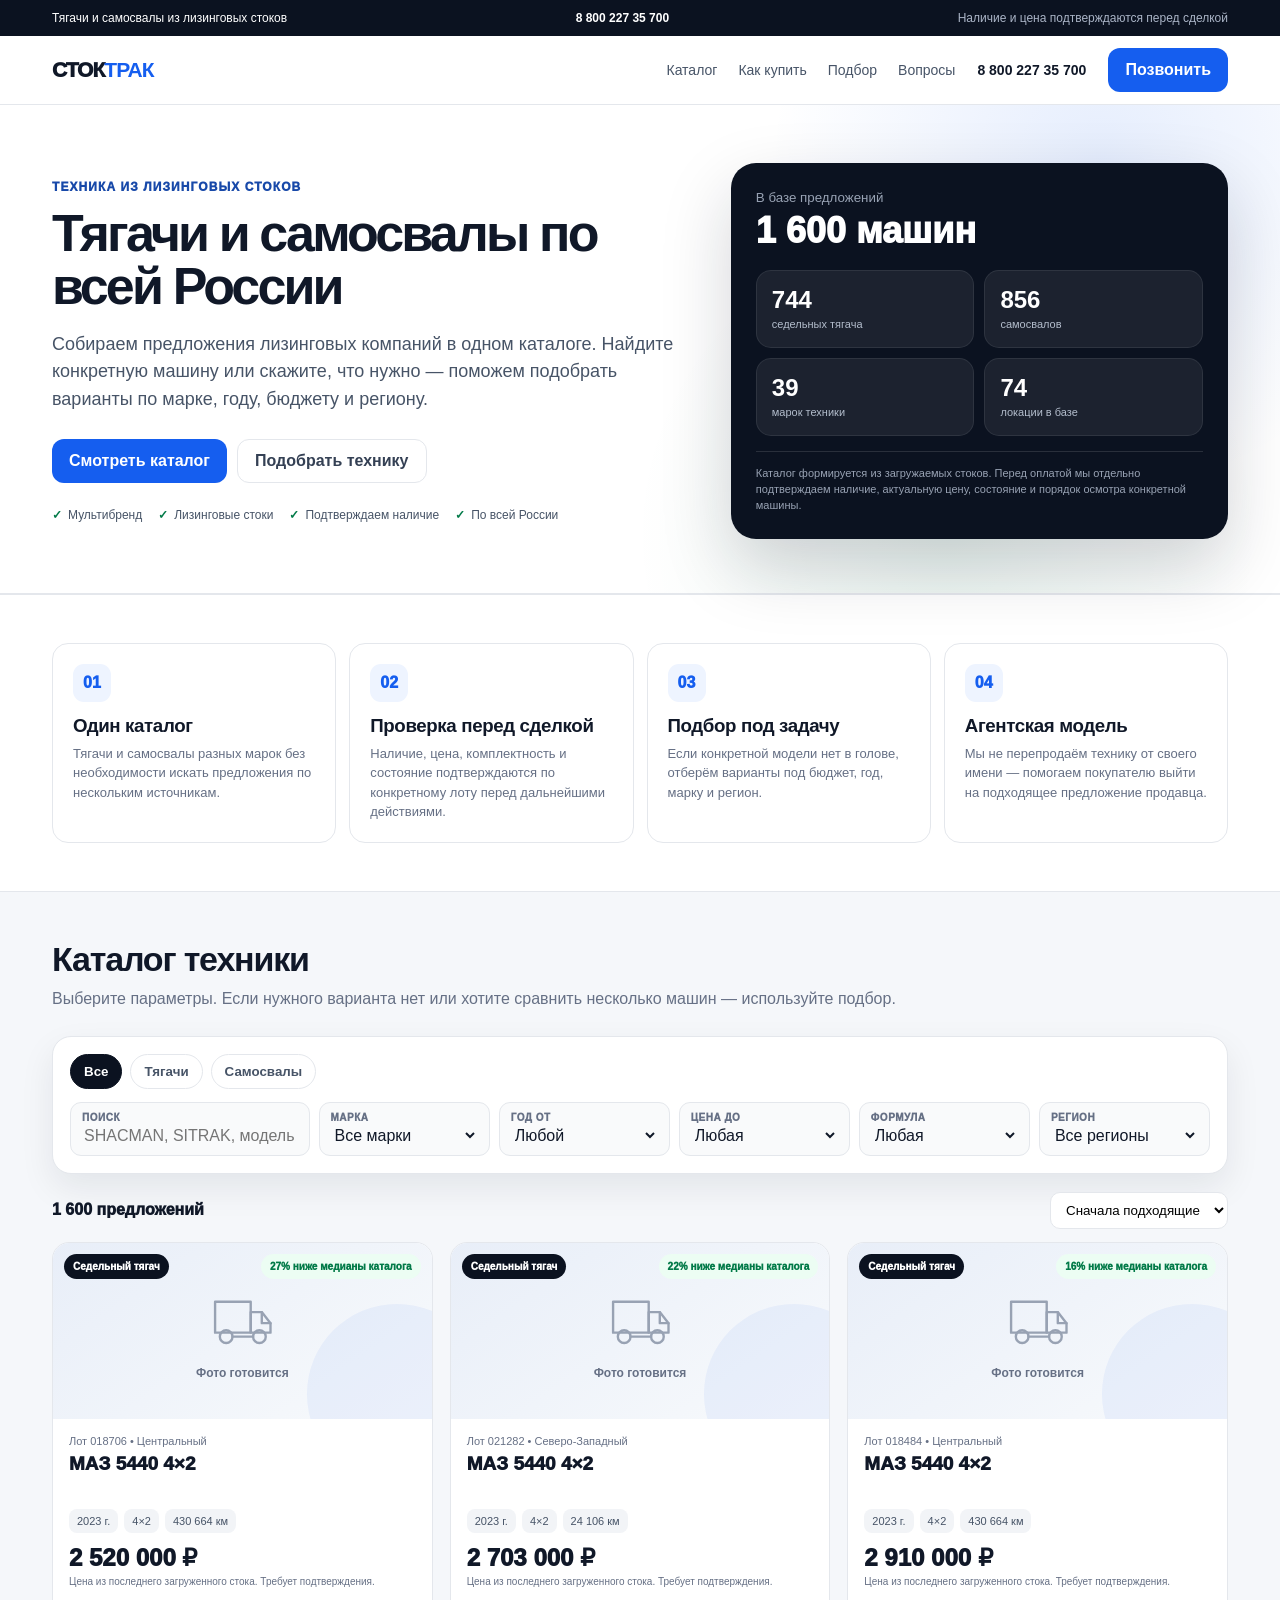
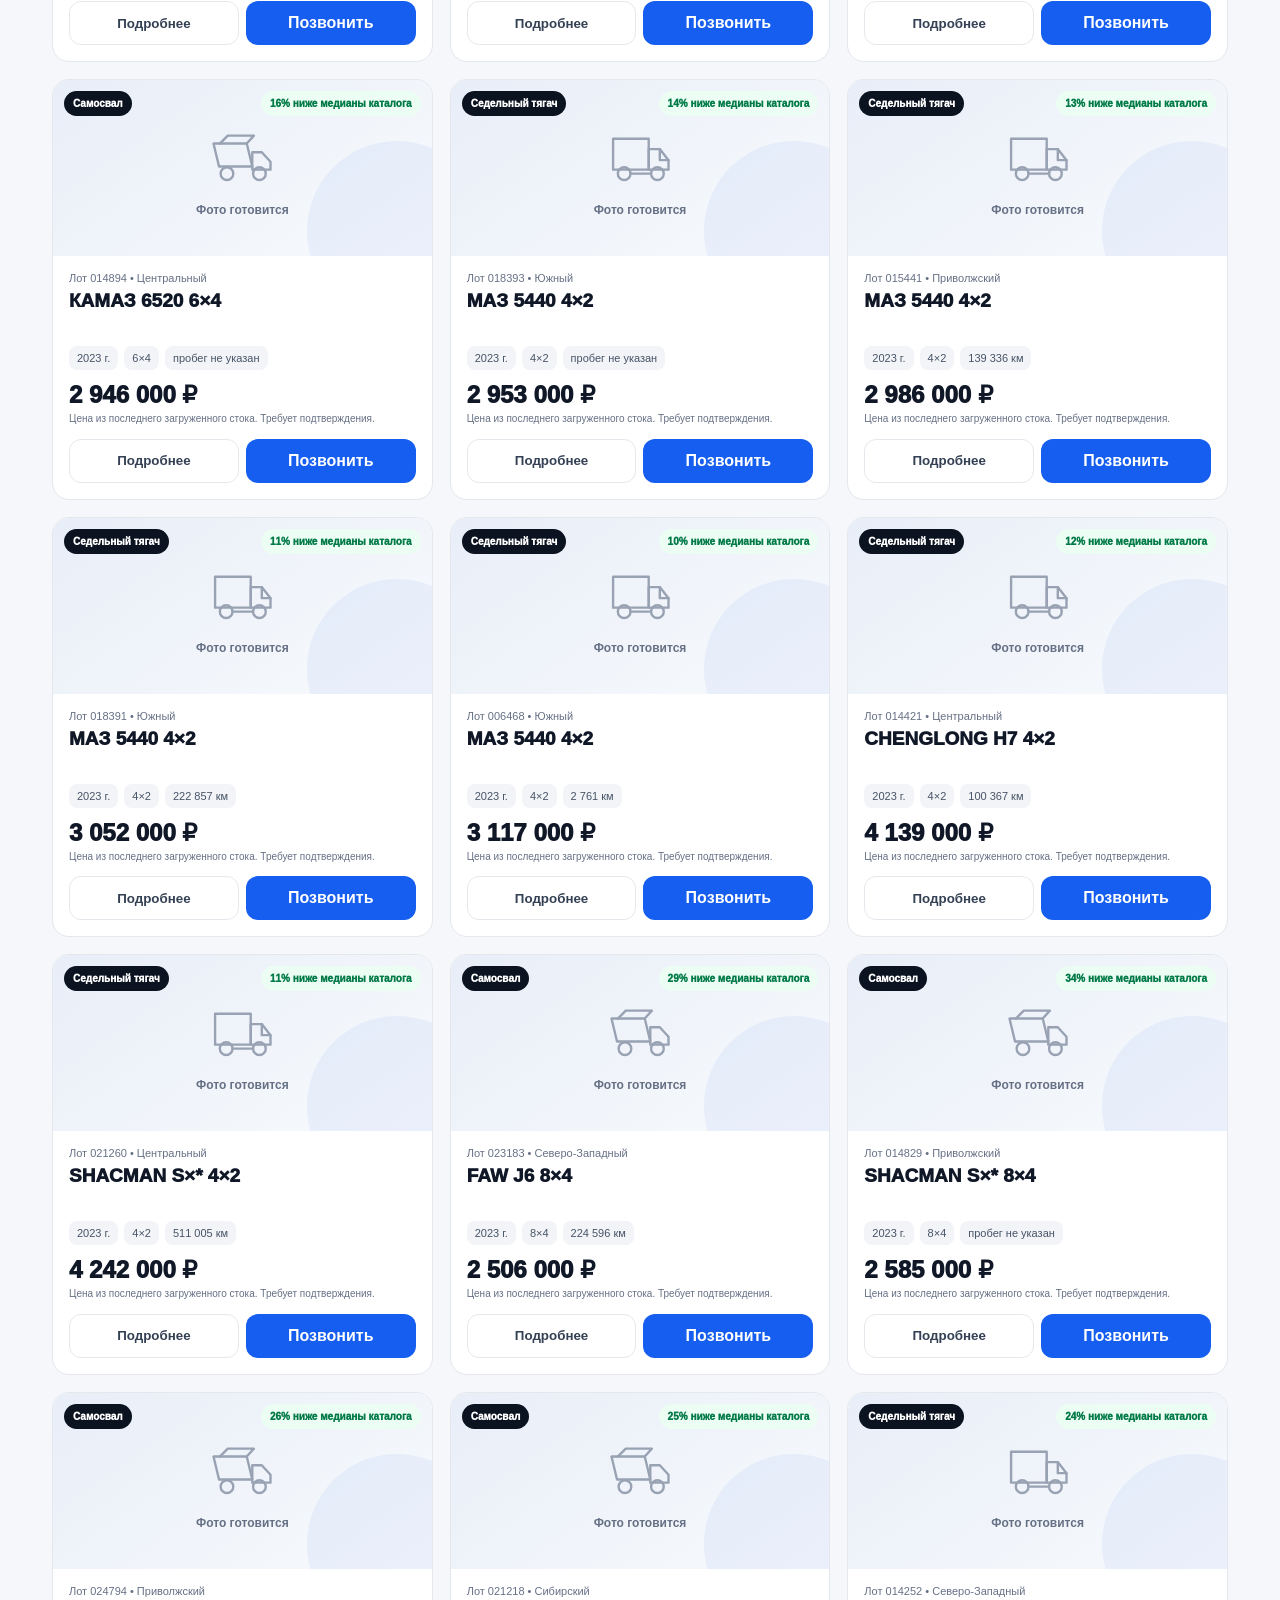
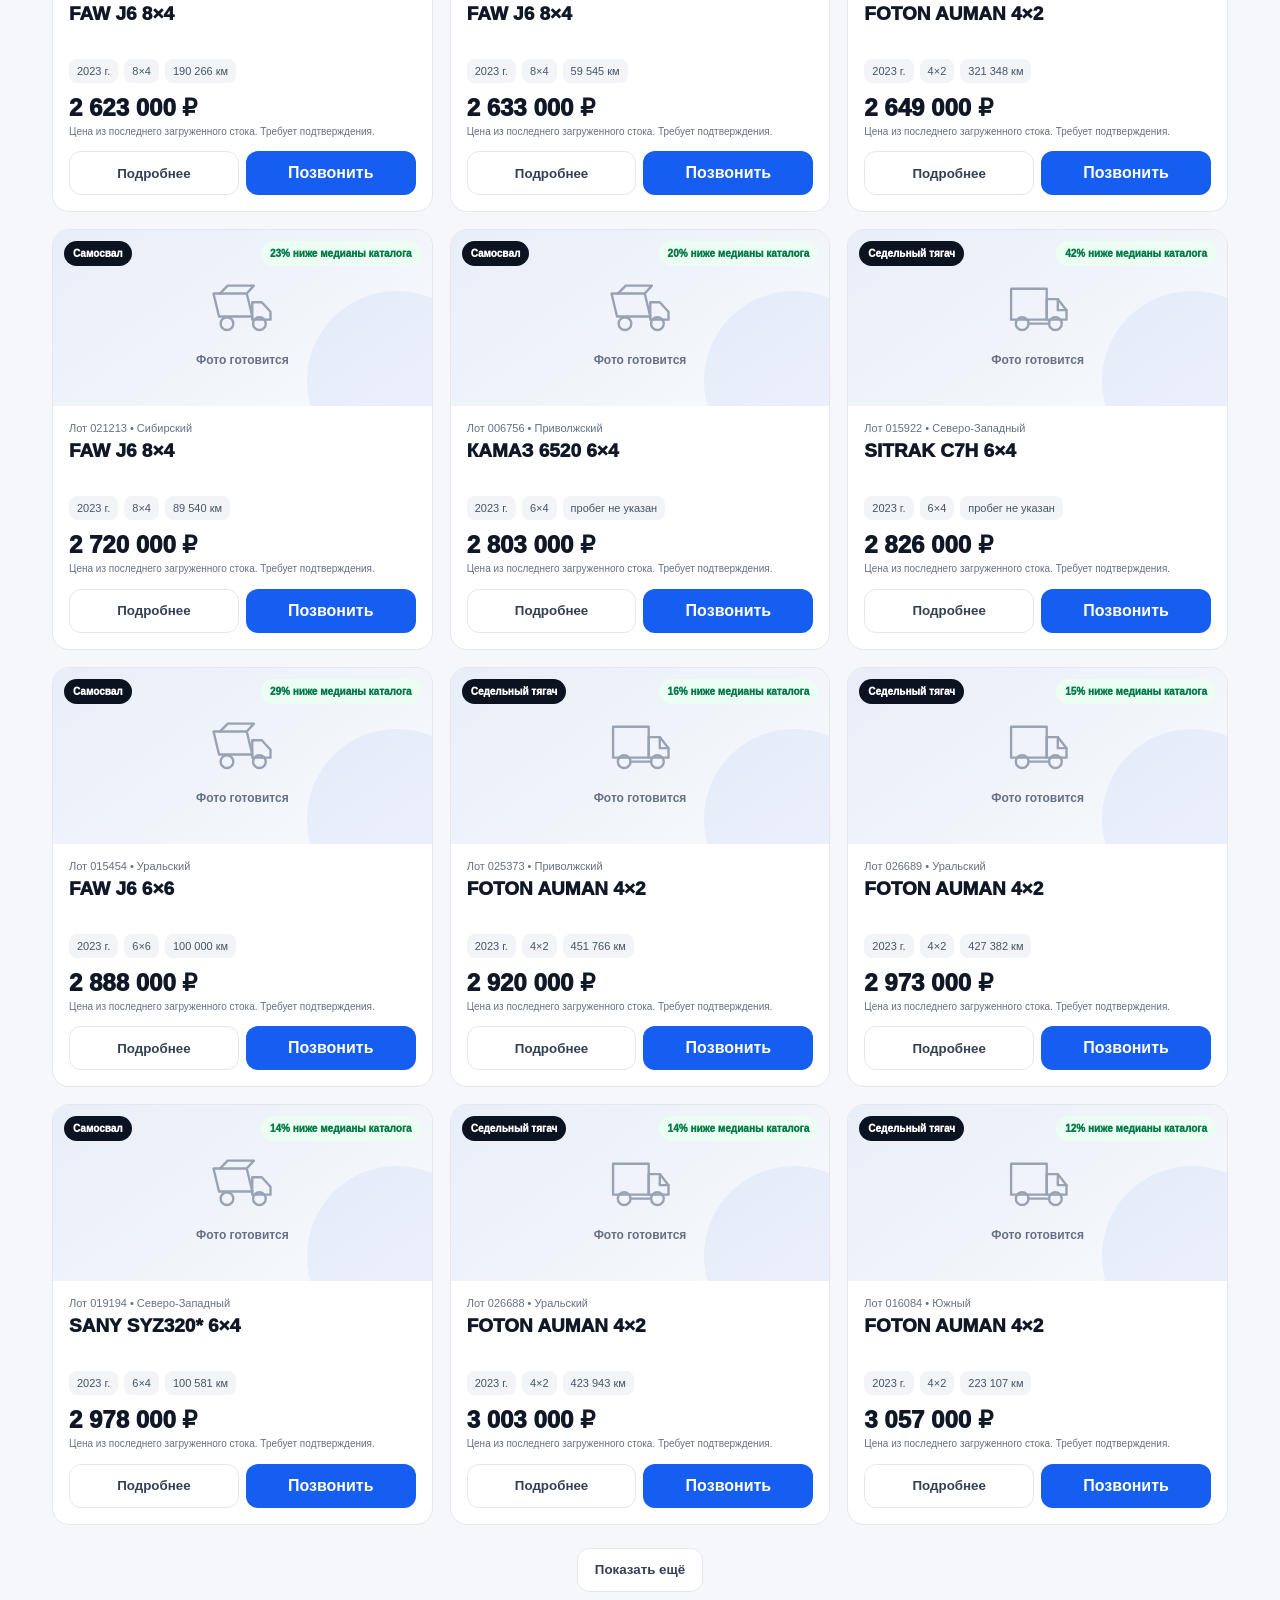
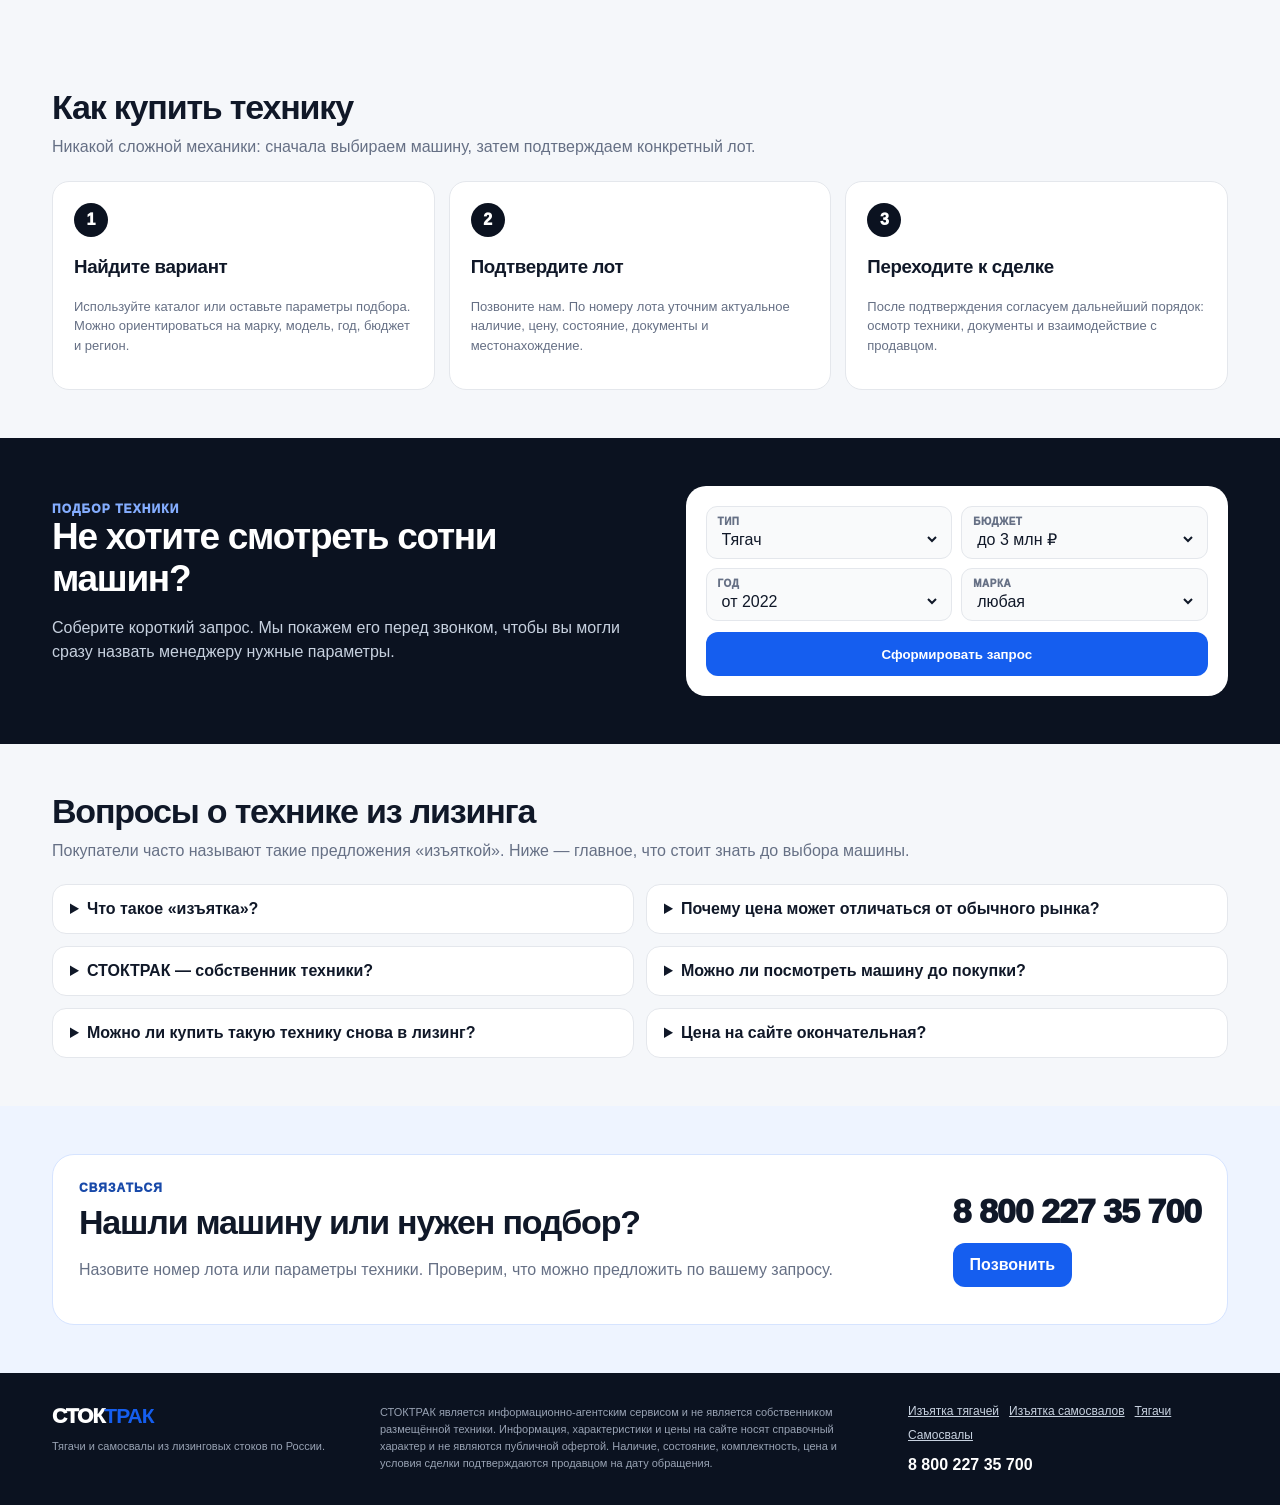
<file: index.html>
<!doctype html>
<html lang="ru">
<head>
<meta charset="utf-8">
<meta name="viewport" content="width=device-width,initial-scale=1,viewport-fit=cover">
<title>СТОКТРАК — тягачи и самосвалы из лизинга | изъятка грузовой техники</title>
<meta name="description" content="Тягачи и самосвалы из лизинговых стоков по России. Изъятка грузовой техники: SHACMAN, SITRAK, FAW, КАМАЗ, MAN и другие марки. Каталог, подбор и подтверждение наличия.">
<meta name="keywords" content="изъятка, изъятка тягачей, изъятка самосвалов, лизинговая изъятка, тягачи из лизинга, самосвалы из лизинга, грузовики с пробегом">
<meta name="robots" content="index,follow,max-image-preview:large">
<link rel="canonical" href="https://alecmonopoly84-hue.github.io/leasing-truck-stock/">
<link rel="icon" href="./favicon.svg" type="image/svg+xml">
<meta name="theme-color" content="#0b1220">
<meta property="og:type" content="website">
<meta property="og:locale" content="ru_RU">
<meta property="og:title" content="СТОКТРАК — тягачи и самосвалы из лизинга">
<meta property="og:description" content="Каталог тягачей и самосвалов из лизинговых стоков. Подбор по бюджету, году, марке и региону.">
<meta property="og:url" content="https://alecmonopoly84-hue.github.io/leasing-truck-stock/">
<script type="application/ld+json">
{"@context":"https://schema.org","@type":"Organization","name":"СТОКТРАК","url":"https://alecmonopoly84-hue.github.io/leasing-truck-stock/","telephone":"880022735700","description":"Информационно-агентский сервис по подбору тягачей и самосвалов из лизинговых стоков."}
</script>
<link rel="stylesheet" href="./assets/style.css">

</head>
<body>
<div class="top"><div class="wrap"><span>Тягачи и самосвалы из лизинговых стоков</span><a class="phone" href="tel:880022735700">8 800 227 35 700</a><span class="topnote">Наличие и цена подтверждаются перед сделкой</span></div></div>
<nav class="nav"><div class="wrap">
<a class="logo" href="./">СТОК<b>ТРАК</b></a>
<div class="navlinks"><a href="#catalog">Каталог</a><a href="#how">Как купить</a><a href="#pick">Подбор</a><a href="#faq">Вопросы</a></div>
<a class="navphone" href="tel:880022735700">8 800 227 35 700</a>
<a class="btn primary" href="tel:880022735700">Позвонить</a>
</div></nav>

<header class="hero"><div class="wrap"><div>
<div class="eyebrow">Техника из лизинговых стоков</div>
<h1>Тягачи и самосвалы по всей России</h1>
<p>Собираем предложения лизинговых компаний в одном каталоге. Найдите конкретную машину или скажите, что нужно — поможем подобрать варианты по марке, году, бюджету и региону.</p>
<div class="actions"><a class="btn primary" href="#catalog">Смотреть каталог</a><a class="btn secondary" href="#pick">Подобрать технику</a></div>
<div class="trust"><span>Мультибренд</span><span>Лизинговые стоки</span><span>Подтверждаем наличие</span><span>По всей России</span></div>
</div><div class="panel">
<small>В базе предложений</small><div class="big">1 600 машин</div>
<div class="metrics"><div class="metric"><b>744</b><span>седельных тягача</span></div><div class="metric"><b>856</b><span>самосвалов</span></div><div class="metric"><b>39</b><span>марок техники</span></div><div class="metric"><b>74</b><span>локации в базе</span></div></div>
<div class="snapshot">Каталог формируется из загружаемых стоков. Перед оплатой мы отдельно подтверждаем наличие, актуальную цену, состояние и порядок осмотра конкретной машины.</div>
</div></div></header>

<main>
<section class="section value"><div class="wrap"><div class="valuegrid">
<div class="valueitem"><div class="ico">01</div><h3>Один каталог</h3><p>Тягачи и самосвалы разных марок без необходимости искать предложения по нескольким источникам.</p></div>
<div class="valueitem"><div class="ico">02</div><h3>Проверка перед сделкой</h3><p>Наличие, цена, комплектность и состояние подтверждаются по конкретному лоту перед дальнейшими действиями.</p></div>
<div class="valueitem"><div class="ico">03</div><h3>Подбор под задачу</h3><p>Если конкретной модели нет в голове, отберём варианты под бюджет, год, марку и регион.</p></div>
<div class="valueitem"><div class="ico">04</div><h3>Агентская модель</h3><p>Мы не перепродаём технику от своего имени — помогаем покупателю выйти на подходящее предложение продавца.</p></div>
</div></div></section>

<section class="section" id="catalog"><div class="wrap">
<h2>Каталог техники</h2><div class="lead">Выберите параметры. Если нужного варианта нет или хотите сравнить несколько машин — используйте подбор.</div>
<div class="filters"><div class="seg"><button class="active" data-kind="all" onclick="setKind('all')">Все</button><button data-kind="tractor" onclick="setKind('tractor')">Тягачи</button><button data-kind="dump" onclick="setKind('dump')">Самосвалы</button></div>
<div class="gridfilters">
<div class="field"><label>Поиск</label><input id="q" placeholder="SHACMAN, SITRAK, модель, лот..." oninput="applyFilters()"></div>
<div class="field"><label>Марка</label><select id="brand" onchange="applyFilters()"></select></div>
<div class="field"><label>Год от</label><select id="year" onchange="applyFilters()"></select></div>
<div class="field"><label>Цена до</label><select id="price" onchange="applyFilters()"><option value="">Любая</option><option value="3000000">3 млн ₽</option><option value="4000000">4 млн ₽</option><option value="5000000">5 млн ₽</option><option value="7000000">7 млн ₽</option><option value="10000000">10 млн ₽</option></select></div>
<div class="field"><label>Формула</label><select id="wheel" onchange="applyFilters()"></select></div>
<div class="field"><label>Город / локация</label><select id="locFilter" onchange="applyFilters()"></select></div>
</div></div>
<div class="cataloghead"><div class="count" id="count">Загрузка каталога…</div><select class="sort" id="sort" onchange="applyFilters()"><option value="relevance">Сначала подходящие</option><option value="priceAsc">Цена ↑</option><option value="priceDesc">Цена ↓</option><option value="yearDesc">Сначала свежее</option></select></div>
<div class="cards" id="cards"><div class="empty">Загружаем предложения…</div></div>
<div class="more"><button class="btn secondary" id="more" onclick="showMore()">Показать ещё</button></div>
</div></section>

<section class="section" id="how"><div class="wrap">
<h2>Как купить технику</h2><div class="lead">Никакой сложной механики: сначала выбираем машину, затем подтверждаем конкретный лот.</div>
<div class="steps"><div class="step"><div class="stepnum">1</div><h3>Найдите вариант</h3><p>Используйте каталог или оставьте параметры подбора. Можно ориентироваться на марку, модель, год, бюджет и регион.</p></div>
<div class="step"><div class="stepnum">2</div><h3>Подтвердите лот</h3><p>Позвоните нам. По номеру лота уточним актуальное наличие, цену, состояние, документы и местонахождение.</p></div>
<div class="step"><div class="stepnum">3</div><h3>Переходите к сделке</h3><p>После подтверждения согласуем дальнейший порядок: осмотр техники, документы и взаимодействие с продавцом.</p></div></div>
</div></section>

<section class="section pick" id="pick"><div class="wrap"><div>
<div class="eyebrow" style="color:#84adff">Подбор техники</div><h2>Не хотите смотреть сотни машин?</h2>
<p>Соберите короткий запрос. Мы покажем его перед звонком, чтобы вы могли сразу назвать менеджеру нужные параметры.</p>
</div><div class="pickbox"><div class="pickgrid">
<div class="field"><label>Тип</label><select id="pKind"><option>Тягач</option><option>Самосвал</option></select></div>
<div class="field"><label>Бюджет</label><select id="pBudget"><option>до 3 млн ₽</option><option>3–5 млн ₽</option><option>5–7 млн ₽</option><option>более 7 млн ₽</option></select></div>
<div class="field"><label>Год</label><select id="pYear"><option>от 2020</option><option selected>от 2022</option><option>от 2024</option><option>не принципиально</option></select></div>
<div class="field"><label>Марка</label><select id="pBrand"><option>любая</option><option>SHACMAN</option><option>SITRAK</option><option>FAW</option><option>КАМАЗ</option><option>MAN</option><option>HOWO</option></select></div>
</div><button class="btn primary" onclick="openPick()">Сформировать запрос</button></div>
</div></section>

<section class="section" id="faq"><div class="wrap">
<h2>Вопросы о технике из лизинга</h2><div class="lead">Покупатели часто называют такие предложения «изъяткой». Ниже — главное, что стоит знать до выбора машины.</div>
<div class="faq">
<details><summary>Что такое «изъятка»?</summary><p>Разговорное название техники, которая была возвращена или изъята лизинговой компанией и затем выставлена на реализацию. На сайте мы используем нейтральный термин «техника из лизинговых стоков».</p></details>
<details><summary>Почему цена может отличаться от обычного рынка?</summary><p>Цена конкретного лота зависит от возраста, пробега, состояния, комплектности, истории переоценок и условий продавца. Поэтому сравнивать нужно сопоставимые машины, а не только марку и год.</p></details>
<details><summary>СТОКТРАК — собственник техники?</summary><p>Нет. СТОКТРАК работает как информационно-агентский сервис: агрегирует предложения и помогает покупателю подобрать технику и выйти на сделку с продавцом.</p></details>
<details><summary>Можно ли посмотреть машину до покупки?</summary><p>Порядок осмотра зависит от конкретного лота и стоянки. После подтверждения наличия уточним местонахождение и доступный формат осмотра.</p></details>
<details><summary>Можно ли купить такую технику снова в лизинг?</summary><p>Возможность финансирования зависит от конкретной машины, продавца и покупателя. Это уточняется отдельно по выбранному лоту.</p></details>
<details><summary>Цена на сайте окончательная?</summary><p>Нет. На сайте показана цена из последнего загруженного стока. Перед сделкой обязательно подтверждаем актуальную цену и наличие.</p></details>
</div>
</div></section>

<section class="section contact" id="contact"><div class="wrap"><div class="contactbox"><div>
<div class="eyebrow">Связаться</div><h2 style="margin:8px 0">Нашли машину или нужен подбор?</h2><p>Назовите номер лота или параметры техники. Проверим, что можно предложить по вашему запросу.</p>
</div><div><a class="contactphone" href="tel:880022735700">8 800 227 35 700</a><div style="margin-top:12px"><a class="btn primary" href="tel:880022735700">Позвонить</a></div></div>
</div></div></section>
</main>

<footer class="footer"><div class="wrap"><div class="footergrid">
<div><a class="logo" href="./">СТОК<b>ТРАК</b></a><div class="foot" style="margin-top:10px">Тягачи и самосвалы из лизинговых стоков по России.</div></div>
<div class="foot">СТОКТРАК является информационно-агентским сервисом и не является собственником размещённой техники. Информация, характеристики и цены на сайте носят справочный характер и не являются публичной офертой. Наличие, состояние, комплектность, цена и условия сделки подтверждаются продавцом на дату обращения.</div>
<div><div class="footlinks"><a href="./izyatka-tyagachey/">Изъятка тягачей</a><a href="./izyatka-samosvalov/">Изъятка самосвалов</a><a href="./tyagachi/">Тягачи</a><a href="./samosvaly/">Самосвалы</a></div><a class="phone" style="display:block;margin-top:14px" href="tel:880022735700">8 800 227 35 700</a></div>
</div></div></footer>

<div class="mobilebar"><a class="btn secondary" href="tel:880022735700">Позвонить</a><a class="btn primary" href="#pick">Подобрать</a></div>

<div class="modal" id="detailModal" onclick="backdrop(event,'detailModal')"><div class="modalbox">
<div class="modalhead"><div><small id="dKind"></small><h2 id="dTitle" style="margin:4px 0"></h2><div class="price" id="dPrice"></div></div><button class="close" onclick="closeModal('detailModal')">×</button></div>
<div class="modalbody"><div class="warning">Наличие и цена требуют подтверждения. Сообщите менеджеру номер лота.</div><div class="details" id="dDetails" style="margin-top:10px"></div>
<div class="note" id="dCondition"></div>
<div class="copyrow"><button class="btn secondary" id="copyLot">Скопировать номер лота</button><a class="btn primary" id="dCall" href="tel:880022735700">Позвонить по лоту</a></div>
</div></div></div>

<div class="modal" id="pickModal" onclick="backdrop(event,'pickModal')"><div class="modalbox">
<div class="modalhead"><div><small>Подбор техники</small><h2 style="margin:4px 0">Запрос сформирован</h2></div><button class="close" onclick="closeModal('pickModal')">×</button></div>
<div class="modalbody"><div class="picksummary"><b>Скажите менеджеру:</b><span id="pickText"></span></div>
<div class="copyrow"><button class="btn secondary" onclick="copyPick()">Скопировать запрос</button><a class="btn primary" href="tel:880022735700">Позвонить 8 800 227 35 700</a></div>
</div></div></div>

<script src="./assets/app.js" defer></script>
</body></html>
</file>
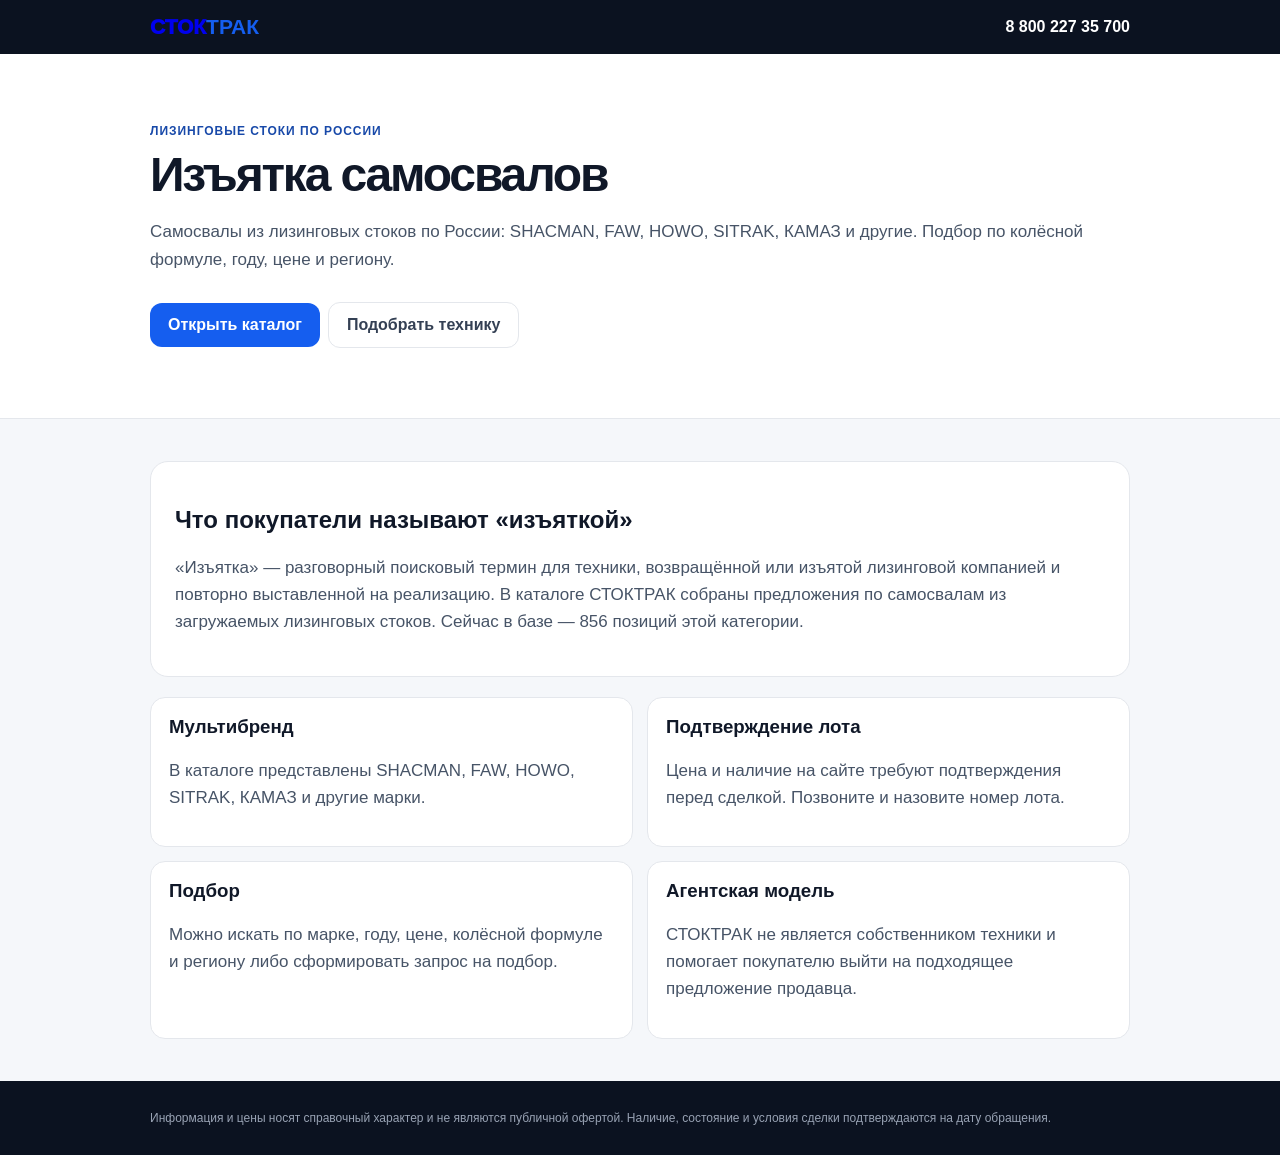
<file: izyatka-samosvalov/index.html>
<!doctype html><html lang="ru"><head><meta charset="utf-8"><meta name="viewport" content="width=device-width,initial-scale=1"><title>Изъятка самосвалов — купить самосвал из лизинга | СТОКТРАК</title><meta name="description" content="Самосвалы из лизинговых стоков по России: SHACMAN, FAW, HOWO, SITRAK, КАМАЗ и другие. Подбор по колёсной формуле, году, цене и региону."><meta name="robots" content="index,follow"><link rel="canonical" href="https://alecmonopoly84-hue.github.io/leasing-truck-stock/izyatka-samosvalov/"><link rel="icon" href="../favicon.svg" type="image/svg+xml"><style>body{margin:0;font-family:-apple-system,BlinkMacSystemFont,"Segoe UI",Arial,sans-serif;color:#101828;background:#f5f7fa}.wrap{max-width:980px;margin:auto;padding:0 20px}.top{background:#0b1220;color:white;padding:15px 0}.top .wrap{display:flex;justify-content:space-between;gap:20px;align-items:center}.logo{font-weight:950;font-size:21px;text-decoration:none}.logo b{color:#155eef}.phone{color:white;font-weight:900;text-decoration:none}.hero{background:white;padding:70px 0;border-bottom:1px solid #e4e7ec}.eyebrow{color:#1849a9;font-size:12px;font-weight:900;text-transform:uppercase;letter-spacing:.08em}h1{font-size:48px;line-height:1.05;letter-spacing:-.045em;margin:12px 0 18px}p{color:#475467;line-height:1.6;font-size:17px}.btn{display:inline-block;background:#155eef;color:#fff;text-decoration:none;font-weight:850;padding:13px 18px;border-radius:12px;margin:12px 8px 0 0}.secondary{background:#fff;color:#344054;border:1px solid #e4e7ec}.section{padding:42px 0}.box{background:#fff;border:1px solid #e4e7ec;border-radius:18px;padding:24px}.grid{display:grid;grid-template-columns:1fr 1fr;gap:14px;margin-top:20px}.item{background:#fff;border:1px solid #e4e7ec;border-radius:15px;padding:18px}.item h3{margin-top:0}.foot{background:#0b1220;color:#98a2b3;padding:28px 0;font-size:12px;line-height:1.5}@media(max-width:650px){h1{font-size:38px}.grid{grid-template-columns:1fr}.top .wrap{align-items:flex-start;flex-direction:column}}</style></head><body><div class="top"><div class="wrap"><a class="logo" href="../">СТОК<b>ТРАК</b></a><a class="phone" href="tel:880022735700">8 800 227 35 700</a></div></div><section class="hero"><div class="wrap"><div class="eyebrow">Лизинговые стоки по России</div><h1>Изъятка самосвалов</h1><p>Самосвалы из лизинговых стоков по России: SHACMAN, FAW, HOWO, SITRAK, КАМАЗ и другие. Подбор по колёсной формуле, году, цене и региону.</p><a class="btn" href="../?kind=dump#catalog">Открыть каталог</a><a class="btn secondary" href="../#pick">Подобрать технику</a></div></section><section class="section"><div class="wrap"><div class="box"><h2>Что покупатели называют «изъяткой»</h2><p>«Изъятка» — разговорный поисковый термин для техники, возвращённой или изъятой лизинговой компанией и повторно выставленной на реализацию. В каталоге СТОКТРАК собраны предложения по самосвалам из загружаемых лизинговых стоков. Сейчас в базе — 856 позиций этой категории.</p></div><div class="grid"><div class="item"><h3>Мультибренд</h3><p>В каталоге представлены SHACMAN, FAW, HOWO, SITRAK, КАМАЗ и другие марки.</p></div><div class="item"><h3>Подтверждение лота</h3><p>Цена и наличие на сайте требуют подтверждения перед сделкой. Позвоните и назовите номер лота.</p></div><div class="item"><h3>Подбор</h3><p>Можно искать по марке, году, цене, колёсной формуле и региону либо сформировать запрос на подбор.</p></div><div class="item"><h3>Агентская модель</h3><p>СТОКТРАК не является собственником техники и помогает покупателю выйти на подходящее предложение продавца.</p></div></div></div></section><footer class="foot"><div class="wrap">Информация и цены носят справочный характер и не являются публичной офертой. Наличие, состояние и условия сделки подтверждаются на дату обращения.</div></footer></body></html>
</file>
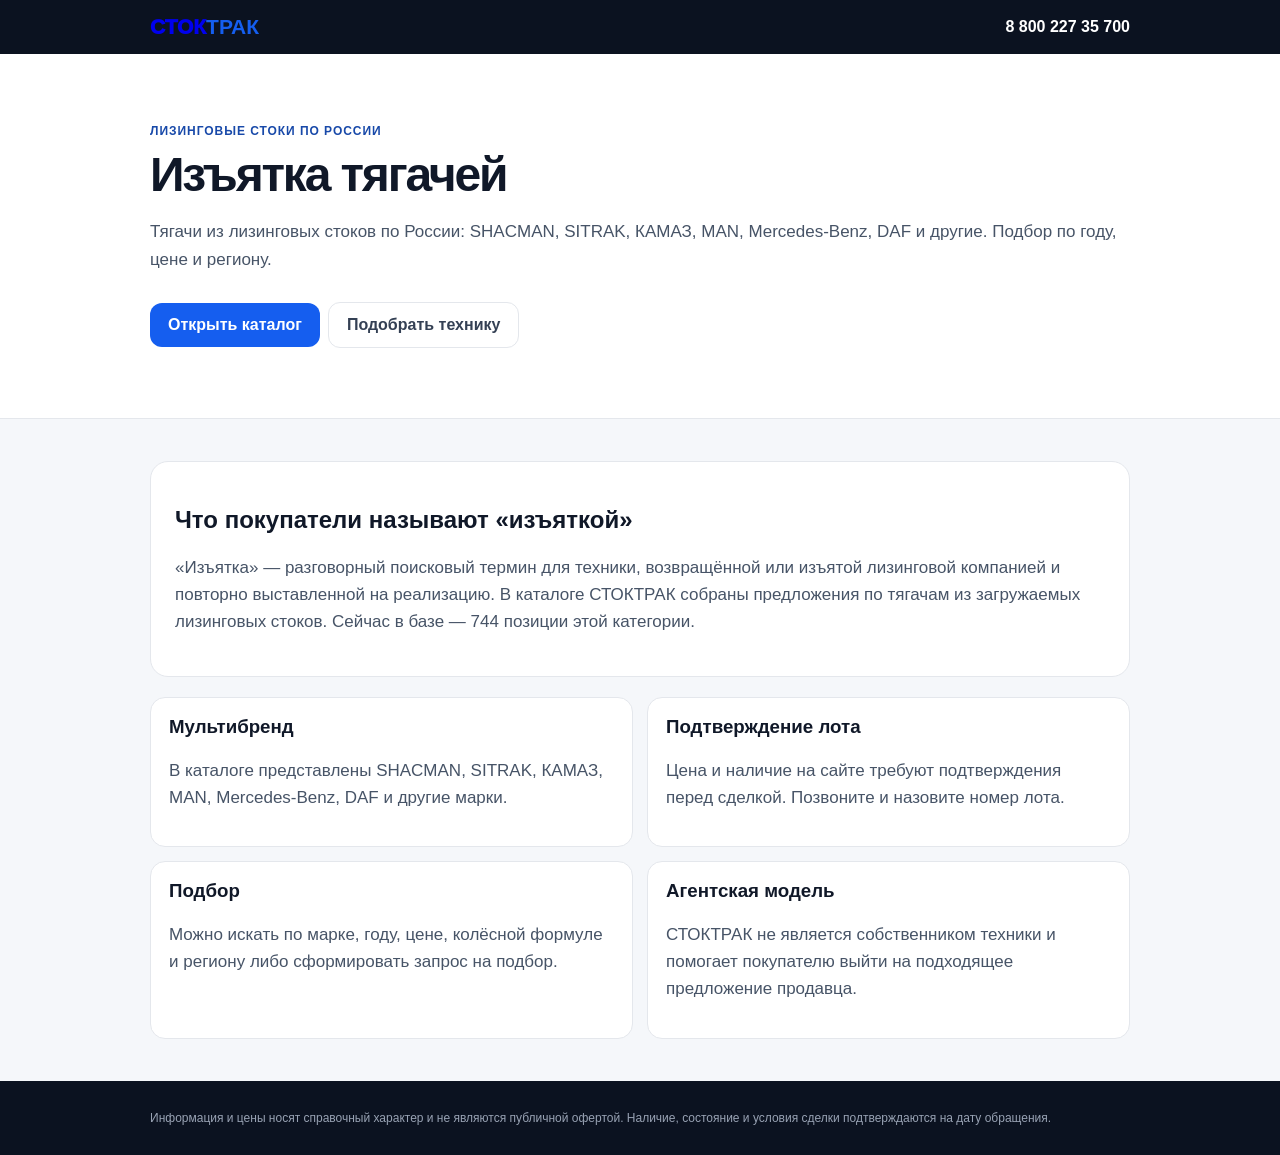
<file: izyatka-tyagachey/index.html>
<!doctype html><html lang="ru"><head><meta charset="utf-8"><meta name="viewport" content="width=device-width,initial-scale=1"><title>Изъятка тягачей — купить тягач из лизинга | СТОКТРАК</title><meta name="description" content="Тягачи из лизинговых стоков по России: SHACMAN, SITRAK, КАМАЗ, MAN, Mercedes-Benz, DAF и другие. Подбор по году, цене и региону."><meta name="robots" content="index,follow"><link rel="canonical" href="https://alecmonopoly84-hue.github.io/leasing-truck-stock/izyatka-tyagachey/"><link rel="icon" href="../favicon.svg" type="image/svg+xml"><style>body{margin:0;font-family:-apple-system,BlinkMacSystemFont,"Segoe UI",Arial,sans-serif;color:#101828;background:#f5f7fa}.wrap{max-width:980px;margin:auto;padding:0 20px}.top{background:#0b1220;color:white;padding:15px 0}.top .wrap{display:flex;justify-content:space-between;gap:20px;align-items:center}.logo{font-weight:950;font-size:21px;text-decoration:none}.logo b{color:#155eef}.phone{color:white;font-weight:900;text-decoration:none}.hero{background:white;padding:70px 0;border-bottom:1px solid #e4e7ec}.eyebrow{color:#1849a9;font-size:12px;font-weight:900;text-transform:uppercase;letter-spacing:.08em}h1{font-size:48px;line-height:1.05;letter-spacing:-.045em;margin:12px 0 18px}p{color:#475467;line-height:1.6;font-size:17px}.btn{display:inline-block;background:#155eef;color:#fff;text-decoration:none;font-weight:850;padding:13px 18px;border-radius:12px;margin:12px 8px 0 0}.secondary{background:#fff;color:#344054;border:1px solid #e4e7ec}.section{padding:42px 0}.box{background:#fff;border:1px solid #e4e7ec;border-radius:18px;padding:24px}.grid{display:grid;grid-template-columns:1fr 1fr;gap:14px;margin-top:20px}.item{background:#fff;border:1px solid #e4e7ec;border-radius:15px;padding:18px}.item h3{margin-top:0}.foot{background:#0b1220;color:#98a2b3;padding:28px 0;font-size:12px;line-height:1.5}@media(max-width:650px){h1{font-size:38px}.grid{grid-template-columns:1fr}.top .wrap{align-items:flex-start;flex-direction:column}}</style></head><body><div class="top"><div class="wrap"><a class="logo" href="../">СТОК<b>ТРАК</b></a><a class="phone" href="tel:880022735700">8 800 227 35 700</a></div></div><section class="hero"><div class="wrap"><div class="eyebrow">Лизинговые стоки по России</div><h1>Изъятка тягачей</h1><p>Тягачи из лизинговых стоков по России: SHACMAN, SITRAK, КАМАЗ, MAN, Mercedes-Benz, DAF и другие. Подбор по году, цене и региону.</p><a class="btn" href="../?kind=tractor#catalog">Открыть каталог</a><a class="btn secondary" href="../#pick">Подобрать технику</a></div></section><section class="section"><div class="wrap"><div class="box"><h2>Что покупатели называют «изъяткой»</h2><p>«Изъятка» — разговорный поисковый термин для техники, возвращённой или изъятой лизинговой компанией и повторно выставленной на реализацию. В каталоге СТОКТРАК собраны предложения по тягачам из загружаемых лизинговых стоков. Сейчас в базе — 744 позиции этой категории.</p></div><div class="grid"><div class="item"><h3>Мультибренд</h3><p>В каталоге представлены SHACMAN, SITRAK, КАМАЗ, MAN, Mercedes-Benz, DAF и другие марки.</p></div><div class="item"><h3>Подтверждение лота</h3><p>Цена и наличие на сайте требуют подтверждения перед сделкой. Позвоните и назовите номер лота.</p></div><div class="item"><h3>Подбор</h3><p>Можно искать по марке, году, цене, колёсной формуле и региону либо сформировать запрос на подбор.</p></div><div class="item"><h3>Агентская модель</h3><p>СТОКТРАК не является собственником техники и помогает покупателю выйти на подходящее предложение продавца.</p></div></div></div></section><footer class="foot"><div class="wrap">Информация и цены носят справочный характер и не являются публичной офертой. Наличие, состояние и условия сделки подтверждаются на дату обращения.</div></footer></body></html>
</file>
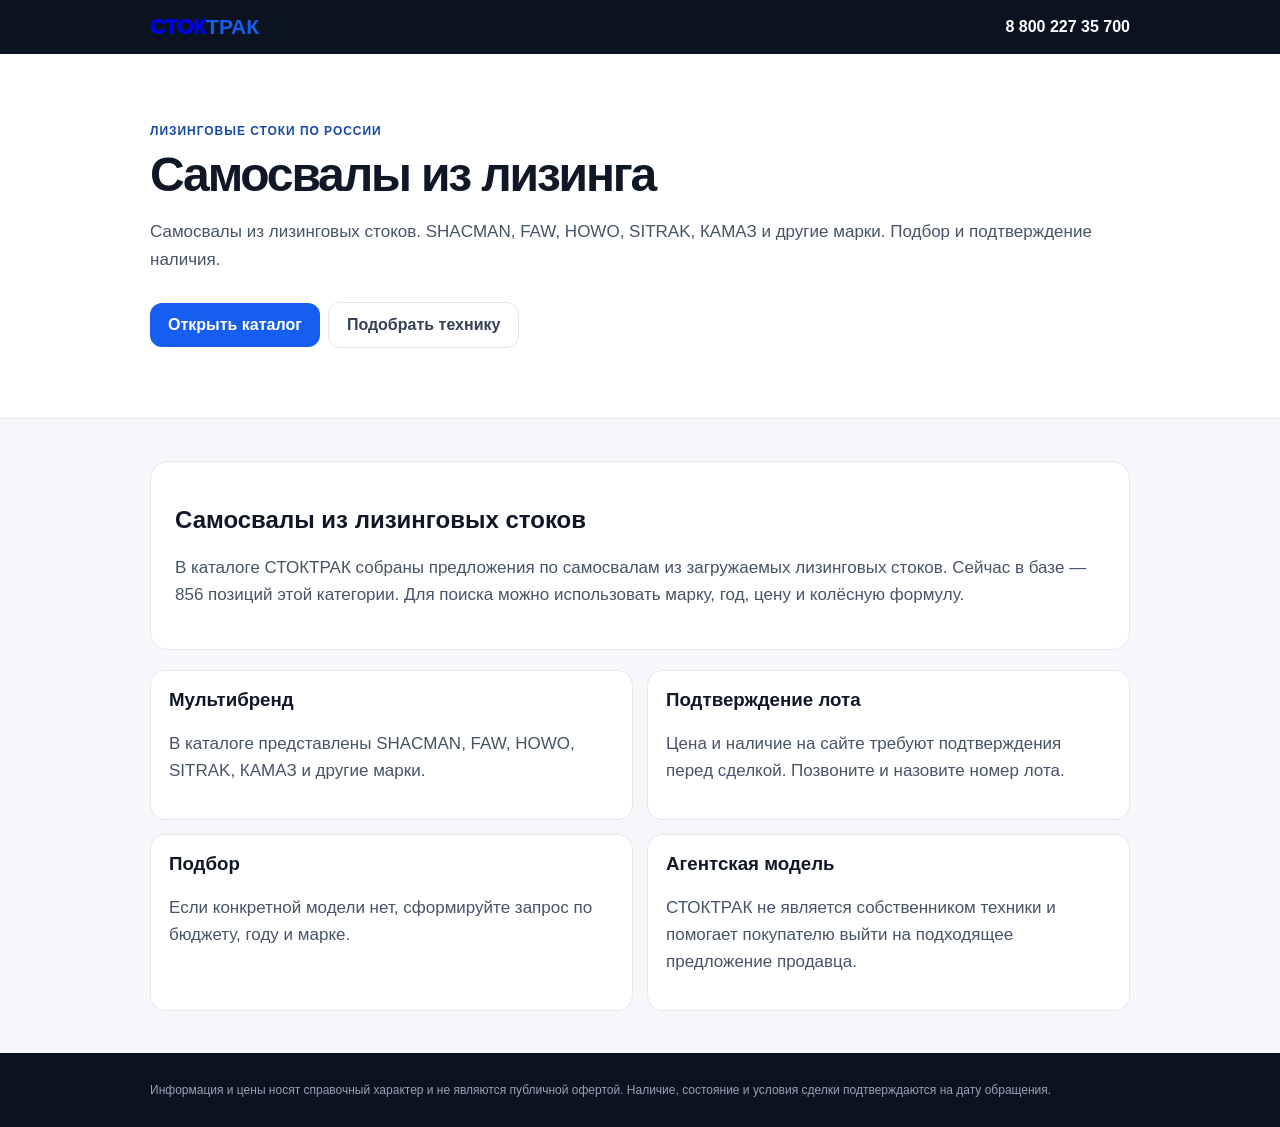
<file: samosvaly/index.html>
<!doctype html><html lang="ru"><head><meta charset="utf-8"><meta name="viewport" content="width=device-width,initial-scale=1"><title>Самосвалы из лизинга с пробегом | Каталог СТОКТРАК</title><meta name="description" content="Самосвалы из лизинговых стоков. SHACMAN, FAW, HOWO, SITRAK, КАМАЗ и другие марки. Подбор и подтверждение наличия."><meta name="robots" content="index,follow"><link rel="canonical" href="https://alecmonopoly84-hue.github.io/leasing-truck-stock/samosvaly/"><link rel="icon" href="../favicon.svg" type="image/svg+xml"><style>body{margin:0;font-family:-apple-system,BlinkMacSystemFont,"Segoe UI",Arial,sans-serif;color:#101828;background:#f5f7fa}.wrap{max-width:980px;margin:auto;padding:0 20px}.top{background:#0b1220;color:white;padding:15px 0}.top .wrap{display:flex;justify-content:space-between;gap:20px;align-items:center}.logo{font-weight:950;font-size:21px;text-decoration:none}.logo b{color:#155eef}.phone{color:white;font-weight:900;text-decoration:none}.hero{background:white;padding:70px 0;border-bottom:1px solid #e4e7ec}.eyebrow{color:#1849a9;font-size:12px;font-weight:900;text-transform:uppercase;letter-spacing:.08em}h1{font-size:48px;line-height:1.05;letter-spacing:-.045em;margin:12px 0 18px}p{color:#475467;line-height:1.6;font-size:17px}.btn{display:inline-block;background:#155eef;color:#fff;text-decoration:none;font-weight:850;padding:13px 18px;border-radius:12px;margin:12px 8px 0 0}.secondary{background:#fff;color:#344054;border:1px solid #e4e7ec}.section{padding:42px 0}.box{background:#fff;border:1px solid #e4e7ec;border-radius:18px;padding:24px}.grid{display:grid;grid-template-columns:1fr 1fr;gap:14px;margin-top:20px}.item{background:#fff;border:1px solid #e4e7ec;border-radius:15px;padding:18px}.item h3{margin-top:0}.foot{background:#0b1220;color:#98a2b3;padding:28px 0;font-size:12px;line-height:1.5}@media(max-width:650px){h1{font-size:38px}.grid{grid-template-columns:1fr}.top .wrap{align-items:flex-start;flex-direction:column}}</style></head><body><div class="top"><div class="wrap"><a class="logo" href="../">СТОК<b>ТРАК</b></a><a class="phone" href="tel:880022735700">8 800 227 35 700</a></div></div><section class="hero"><div class="wrap"><div class="eyebrow">Лизинговые стоки по России</div><h1>Самосвалы из лизинга</h1><p>Самосвалы из лизинговых стоков. SHACMAN, FAW, HOWO, SITRAK, КАМАЗ и другие марки. Подбор и подтверждение наличия.</p><a class="btn" href="../?kind=dump#catalog">Открыть каталог</a><a class="btn secondary" href="../#pick">Подобрать технику</a></div></section><section class="section"><div class="wrap"><div class="box"><h2>Самосвалы из лизинговых стоков</h2><p>В каталоге СТОКТРАК собраны предложения по самосвалам из загружаемых лизинговых стоков. Сейчас в базе — 856 позиций этой категории. Для поиска можно использовать марку, год, цену и колёсную формулу.</p></div><div class="grid"><div class="item"><h3>Мультибренд</h3><p>В каталоге представлены SHACMAN, FAW, HOWO, SITRAK, КАМАЗ и другие марки.</p></div><div class="item"><h3>Подтверждение лота</h3><p>Цена и наличие на сайте требуют подтверждения перед сделкой. Позвоните и назовите номер лота.</p></div><div class="item"><h3>Подбор</h3><p>Если конкретной модели нет, сформируйте запрос по бюджету, году и марке.</p></div><div class="item"><h3>Агентская модель</h3><p>СТОКТРАК не является собственником техники и помогает покупателю выйти на подходящее предложение продавца.</p></div></div></div></section><footer class="foot"><div class="wrap">Информация и цены носят справочный характер и не являются публичной офертой. Наличие, состояние и условия сделки подтверждаются на дату обращения.</div></footer></body></html>
</file>
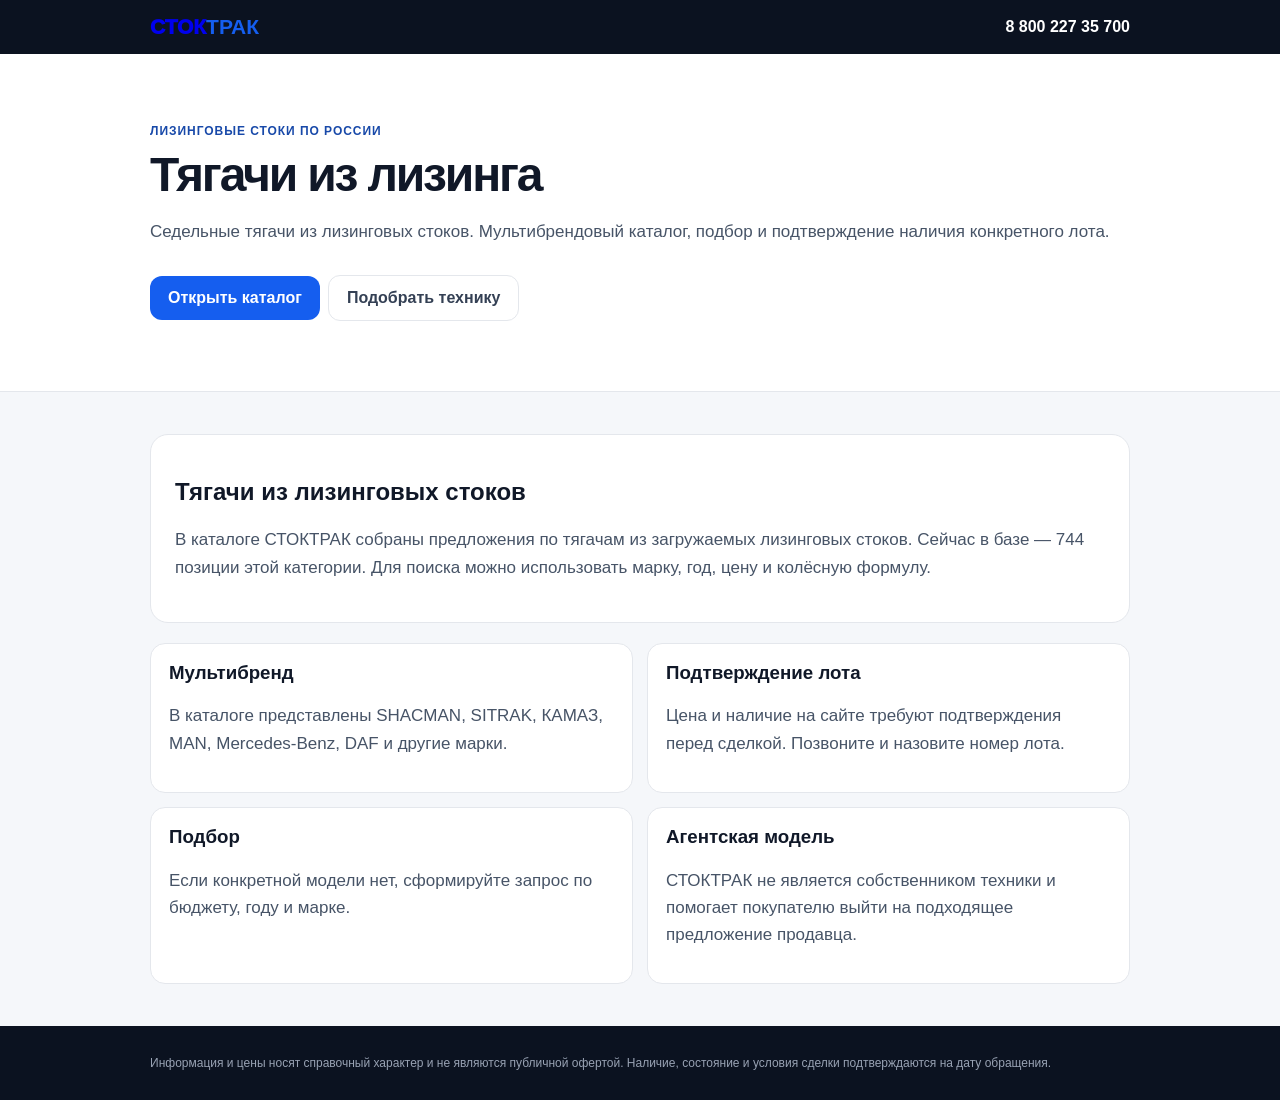
<file: tyagachi/index.html>
<!doctype html><html lang="ru"><head><meta charset="utf-8"><meta name="viewport" content="width=device-width,initial-scale=1"><title>Тягачи из лизинга с пробегом | Каталог СТОКТРАК</title><meta name="description" content="Седельные тягачи из лизинговых стоков. Мультибрендовый каталог, подбор и подтверждение наличия конкретного лота."><meta name="robots" content="index,follow"><link rel="canonical" href="https://alecmonopoly84-hue.github.io/leasing-truck-stock/tyagachi/"><link rel="icon" href="../favicon.svg" type="image/svg+xml"><style>body{margin:0;font-family:-apple-system,BlinkMacSystemFont,"Segoe UI",Arial,sans-serif;color:#101828;background:#f5f7fa}.wrap{max-width:980px;margin:auto;padding:0 20px}.top{background:#0b1220;color:white;padding:15px 0}.top .wrap{display:flex;justify-content:space-between;gap:20px;align-items:center}.logo{font-weight:950;font-size:21px;text-decoration:none}.logo b{color:#155eef}.phone{color:white;font-weight:900;text-decoration:none}.hero{background:white;padding:70px 0;border-bottom:1px solid #e4e7ec}.eyebrow{color:#1849a9;font-size:12px;font-weight:900;text-transform:uppercase;letter-spacing:.08em}h1{font-size:48px;line-height:1.05;letter-spacing:-.045em;margin:12px 0 18px}p{color:#475467;line-height:1.6;font-size:17px}.btn{display:inline-block;background:#155eef;color:#fff;text-decoration:none;font-weight:850;padding:13px 18px;border-radius:12px;margin:12px 8px 0 0}.secondary{background:#fff;color:#344054;border:1px solid #e4e7ec}.section{padding:42px 0}.box{background:#fff;border:1px solid #e4e7ec;border-radius:18px;padding:24px}.grid{display:grid;grid-template-columns:1fr 1fr;gap:14px;margin-top:20px}.item{background:#fff;border:1px solid #e4e7ec;border-radius:15px;padding:18px}.item h3{margin-top:0}.foot{background:#0b1220;color:#98a2b3;padding:28px 0;font-size:12px;line-height:1.5}@media(max-width:650px){h1{font-size:38px}.grid{grid-template-columns:1fr}.top .wrap{align-items:flex-start;flex-direction:column}}</style></head><body><div class="top"><div class="wrap"><a class="logo" href="../">СТОК<b>ТРАК</b></a><a class="phone" href="tel:880022735700">8 800 227 35 700</a></div></div><section class="hero"><div class="wrap"><div class="eyebrow">Лизинговые стоки по России</div><h1>Тягачи из лизинга</h1><p>Седельные тягачи из лизинговых стоков. Мультибрендовый каталог, подбор и подтверждение наличия конкретного лота.</p><a class="btn" href="../?kind=tractor#catalog">Открыть каталог</a><a class="btn secondary" href="../#pick">Подобрать технику</a></div></section><section class="section"><div class="wrap"><div class="box"><h2>Тягачи из лизинговых стоков</h2><p>В каталоге СТОКТРАК собраны предложения по тягачам из загружаемых лизинговых стоков. Сейчас в базе — 744 позиции этой категории. Для поиска можно использовать марку, год, цену и колёсную формулу.</p></div><div class="grid"><div class="item"><h3>Мультибренд</h3><p>В каталоге представлены SHACMAN, SITRAK, КАМАЗ, MAN, Mercedes-Benz, DAF и другие марки.</p></div><div class="item"><h3>Подтверждение лота</h3><p>Цена и наличие на сайте требуют подтверждения перед сделкой. Позвоните и назовите номер лота.</p></div><div class="item"><h3>Подбор</h3><p>Если конкретной модели нет, сформируйте запрос по бюджету, году и марке.</p></div><div class="item"><h3>Агентская модель</h3><p>СТОКТРАК не является собственником техники и помогает покупателю выйти на подходящее предложение продавца.</p></div></div></div></section><footer class="foot"><div class="wrap">Информация и цены носят справочный характер и не являются публичной офертой. Наличие, состояние и условия сделки подтверждаются на дату обращения.</div></footer></body></html>
</file>
<file: assets/style.css>
:root{--ink:#101828;--muted:#667085;--line:#e4e7ec;--bg:#f5f7fa;--blue:#155eef;--blue2:#1849a9;--navy:#0b1220;--green:#027a48;--greenbg:#ecfdf3;--amber:#b54708;--amberbg:#fffaeb;--shadow:0 14px 34px rgba(16,24,40,.08)}
*{box-sizing:border-box}html{scroll-behavior:smooth}body{margin:0;font-family:-apple-system,BlinkMacSystemFont,"Segoe UI",Arial,sans-serif;color:var(--ink);background:var(--bg)}a{color:inherit}.wrap{max-width:1220px;margin:auto;padding:0 22px}
.top{background:var(--navy);color:#fff;font-size:12px}.top .wrap{min-height:36px;display:flex;align-items:center;justify-content:space-between;gap:18px}.topnote{color:#aab4c6}.phone{font-weight:900;text-decoration:none;white-space:nowrap}
.nav{position:sticky;top:0;z-index:30;background:rgba(255,255,255,.94);backdrop-filter:blur(16px);border-bottom:1px solid var(--line)}.nav .wrap{height:68px;display:flex;align-items:center;gap:22px}.logo{font-size:21px;font-weight:950;letter-spacing:-.045em;text-decoration:none}.logo b{color:var(--blue)}.navlinks{margin-left:auto;display:flex;gap:21px;font-size:14px}.navlinks a{text-decoration:none;color:#475467}.navphone{font-size:14px;font-weight:900;text-decoration:none}
.btn{border:0;border-radius:12px;padding:12px 17px;font-weight:850;cursor:pointer;text-decoration:none;display:inline-flex;align-items:center;justify-content:center;gap:7px;min-height:44px}.primary{background:var(--blue);color:#fff}.secondary{background:#fff;color:#344054;border:1px solid var(--line)}.dark{background:var(--navy);color:#fff}.ghost{background:#eef4ff;color:var(--blue2)}
.hero{background:radial-gradient(circle at 86% 12%,rgba(21,94,239,.11),transparent 28%),radial-gradient(circle at 74% 88%,rgba(2,122,72,.08),transparent 30%),#fff;border-bottom:1px solid var(--line)}.hero .wrap{display:grid;grid-template-columns:1.12fr .88fr;gap:46px;align-items:center;padding-top:58px;padding-bottom:54px}.eyebrow{color:var(--blue2);font-size:12px;font-weight:950;text-transform:uppercase;letter-spacing:.09em}.hero h1{font-size:52px;line-height:1.02;letter-spacing:-.055em;margin:13px 0 18px}.hero p{font-size:18px;line-height:1.55;color:#475467;max-width:720px}.actions{display:flex;gap:10px;margin:25px 0}.trust{display:flex;gap:16px;flex-wrap:wrap;font-size:12px;color:#475467}.trust span:before{content:"✓";color:var(--green);font-weight:950;margin-right:6px}
.panel{background:var(--navy);color:#fff;border-radius:25px;padding:25px;box-shadow:0 28px 70px rgba(16,24,40,.18)}.panel small{color:#98a2b3}.panel .big{font-size:36px;font-weight:950;margin:4px 0 18px}.metrics{display:grid;grid-template-columns:1fr 1fr;gap:10px}.metric{padding:15px;background:rgba(255,255,255,.07);border:1px solid rgba(255,255,255,.08);border-radius:15px}.metric b{display:block;font-size:24px}.metric span{font-size:11px;color:#b3bdcc}.snapshot{font-size:11px;color:#98a2b3;margin-top:15px;padding-top:14px;border-top:1px solid rgba(255,255,255,.12);line-height:1.45}
.section{padding:48px 0}.section h2{font-size:34px;letter-spacing:-.035em;margin:0 0 8px}.section h3{letter-spacing:-.02em}.lead{color:var(--muted);line-height:1.55}.filters{background:#fff;border:1px solid var(--line);border-radius:19px;padding:17px;box-shadow:var(--shadow);margin:24px 0 18px}.seg{display:flex;gap:8px;flex-wrap:wrap;margin-bottom:13px}.seg button{border:1px solid var(--line);background:#fff;border-radius:999px;padding:9px 13px;font-weight:850;color:#475467;cursor:pointer}.seg button.active{background:var(--navy);color:#fff;border-color:var(--navy)}.gridfilters{display:grid;grid-template-columns:1.4fr repeat(5,1fr);gap:9px}.field{background:#f9fafb;border:1px solid var(--line);border-radius:11px;padding:9px 11px}.field label{display:block;font-size:10px;font-weight:950;text-transform:uppercase;letter-spacing:.05em;color:#667085;margin-bottom:3px}.field input,.field select{width:100%;border:0;outline:0;background:transparent;font:inherit;color:#101828}.cataloghead{display:flex;justify-content:space-between;align-items:center;gap:14px;margin:13px 0}.count{font-weight:950}.sort{border:1px solid var(--line);border-radius:10px;padding:9px 11px;background:#fff}.cards{display:grid;grid-template-columns:repeat(3,1fr);gap:17px}.card{background:#fff;border:1px solid var(--line);border-radius:17px;overflow:hidden;display:flex;flex-direction:column;transition:transform .18s ease,box-shadow .18s ease}.card:hover{transform:translateY(-2px);box-shadow:var(--shadow)}
.visual{height:176px;background:linear-gradient(145deg,#e8eef8,#f8fafc);position:relative;display:flex;align-items:center;justify-content:center;overflow:hidden}.visual:after{content:"";position:absolute;width:180px;height:180px;border-radius:50%;background:rgba(21,94,239,.06);right:-55px;bottom:-65px}.placeholder{display:flex;flex-direction:column;align-items:center;gap:8px;color:#667085}.placeholder svg{width:76px;height:76px;stroke:#98a2b3}.placeholder b{font-size:12px}.badge,.deal{position:absolute;top:11px;border-radius:999px;font-size:10px;font-weight:950;padding:7px 9px;z-index:2}.badge{left:11px;background:var(--navy);color:#fff}.deal{right:11px;background:var(--greenbg);color:var(--green)}
.body{padding:16px;display:flex;flex-direction:column;flex:1}.meta{font-size:11px;color:#667085;margin-bottom:6px}.title{font-size:19px;font-weight:950;line-height:1.18;min-height:45px}.specs{display:flex;gap:6px;flex-wrap:wrap;margin:11px 0}.spec{background:#f2f4f7;color:#475467;border-radius:8px;padding:6px 8px;font-size:11px}.condition{font-size:12px;color:#475467;line-height:1.4;min-height:34px;margin-bottom:10px}.price{font-size:24px;font-weight:950;margin-top:auto}.sub{font-size:10px;color:#667085;margin-top:3px;line-height:1.35}.cardactions{display:grid;grid-template-columns:1fr 1fr;gap:7px;margin-top:13px}.more{text-align:center;margin-top:23px}
.value{background:#fff;border-top:1px solid var(--line);border-bottom:1px solid var(--line)}.valuegrid{display:grid;grid-template-columns:repeat(4,1fr);gap:13px}.valueitem{padding:20px;border:1px solid var(--line);border-radius:16px;background:#fff}.valueitem .ico{width:38px;height:38px;border-radius:11px;background:#eef4ff;color:var(--blue);display:flex;align-items:center;justify-content:center;font-weight:950}.valueitem h3{margin:13px 0 7px}.valueitem p{margin:0;color:#667085;font-size:13px;line-height:1.5}
.steps{display:grid;grid-template-columns:repeat(3,1fr);gap:14px;margin-top:22px}.step{background:#fff;border:1px solid var(--line);border-radius:17px;padding:21px}.stepnum{width:34px;height:34px;border-radius:50%;background:var(--navy);color:#fff;display:flex;align-items:center;justify-content:center;font-weight:950}.step p{color:#667085;line-height:1.5;font-size:13px}
.pick{background:var(--navy);color:#fff}.pick .wrap{display:grid;grid-template-columns:1fr .92fr;gap:44px;align-items:center}.pick h2{font-size:37px}.pick p{color:#c7d1df;line-height:1.55}.pickbox{background:#fff;color:#101828;border-radius:20px;padding:20px}.pickgrid{display:grid;grid-template-columns:1fr 1fr;gap:9px}.pickbox .btn{width:100%;margin-top:11px}
.faq{display:grid;grid-template-columns:1fr 1fr;gap:12px;margin-top:20px}.faq details{background:#fff;border:1px solid var(--line);border-radius:14px;padding:15px 17px}.faq summary{cursor:pointer;font-weight:850}.faq p{color:#667085;line-height:1.55;font-size:13px}
.contact{background:#eef4ff}.contactbox{background:#fff;border:1px solid #d6e4ff;border-radius:22px;padding:26px;display:flex;align-items:center;justify-content:space-between;gap:24px}.contactphone{font-size:34px;font-weight:950;text-decoration:none;letter-spacing:-.03em}.contact p{color:#667085;line-height:1.5}
.footer{background:var(--navy);color:#fff;padding:31px 0}.footergrid{display:grid;grid-template-columns:.75fr 1.25fr .8fr;gap:28px}.foot{color:#98a2b3;font-size:11px;line-height:1.55}.footlinks{display:flex;gap:10px;flex-wrap:wrap}.footlinks a{color:#c7d1df;font-size:12px}
.modal{position:fixed;inset:0;background:rgba(10,15,25,.6);z-index:80;display:none;align-items:center;justify-content:center;padding:16px}.modal.open{display:flex}.modalbox{width:min(760px,100%);max-height:92vh;overflow:auto;background:#fff;border-radius:22px;box-shadow:0 40px 90px rgba(0,0,0,.25)}.modalhead{padding:20px 20px 10px;display:flex;justify-content:space-between;gap:18px}.close{border:0;background:#f2f4f7;width:34px;height:34px;border-radius:50%;font-size:19px;cursor:pointer}.modalbody{padding:0 20px 20px}.details{display:grid;grid-template-columns:1fr 1fr;gap:9px}.detail{border:1px solid var(--line);border-radius:11px;padding:10px}.detail small{display:block;color:#667085;margin-bottom:3px}.note{background:#f9fafb;border-radius:12px;padding:13px;line-height:1.5;color:#475467;margin:12px 0}.warning{background:var(--amberbg);color:var(--amber);border-radius:11px;padding:11px;font-size:12px;line-height:1.45}.copyrow{display:flex;gap:8px;flex-wrap:wrap}.picksummary{background:#f9fafb;border:1px solid var(--line);border-radius:13px;padding:14px;margin:10px 0}.picksummary b{display:block;margin-bottom:5px}
.mobilebar{display:none}.empty{grid-column:1/-1;background:#fff;border:1px dashed #d0d5dd;border-radius:17px;padding:38px;text-align:center;color:#667085}
@media(max-width:980px){.hero .wrap,.pick .wrap{grid-template-columns:1fr}.hero h1{font-size:44px}.gridfilters{grid-template-columns:repeat(3,1fr)}.cards{grid-template-columns:repeat(2,1fr)}.navlinks{display:none}.valuegrid{grid-template-columns:1fr 1fr}.footergrid{grid-template-columns:1fr 1fr}.faq{grid-template-columns:1fr}}
@media(max-width:680px){.wrap{padding:0 15px}.top .wrap{font-size:10px;min-height:34px}.topnote{display:none}.nav .wrap{height:58px}.navphone,.nav .btn{display:none}.hero .wrap{padding-top:34px;padding-bottom:34px;gap:26px}.hero h1{font-size:37px}.hero p{font-size:16px}.actions{flex-direction:column}.actions .btn{width:100%}.section{padding:34px 0}.section h2{font-size:28px}.gridfilters{grid-template-columns:1fr 1fr}.gridfilters .field:first-child{grid-column:1/-1}.cards{grid-template-columns:1fr}.cardactions{grid-template-columns:1fr 1fr}.valuegrid,.steps,.pickgrid,.details,.footergrid{grid-template-columns:1fr}.contactbox{align-items:flex-start;flex-direction:column}.contactphone{font-size:27px}.mobilebar{display:grid;grid-template-columns:1fr 1.25fr;gap:7px;position:fixed;left:10px;right:10px;bottom:10px;z-index:40;padding:7px;background:rgba(255,255,255,.94);backdrop-filter:blur(14px);border:1px solid var(--line);border-radius:15px;box-shadow:0 16px 38px rgba(16,24,40,.16)}.footer{padding-bottom:94px}}
</file>
